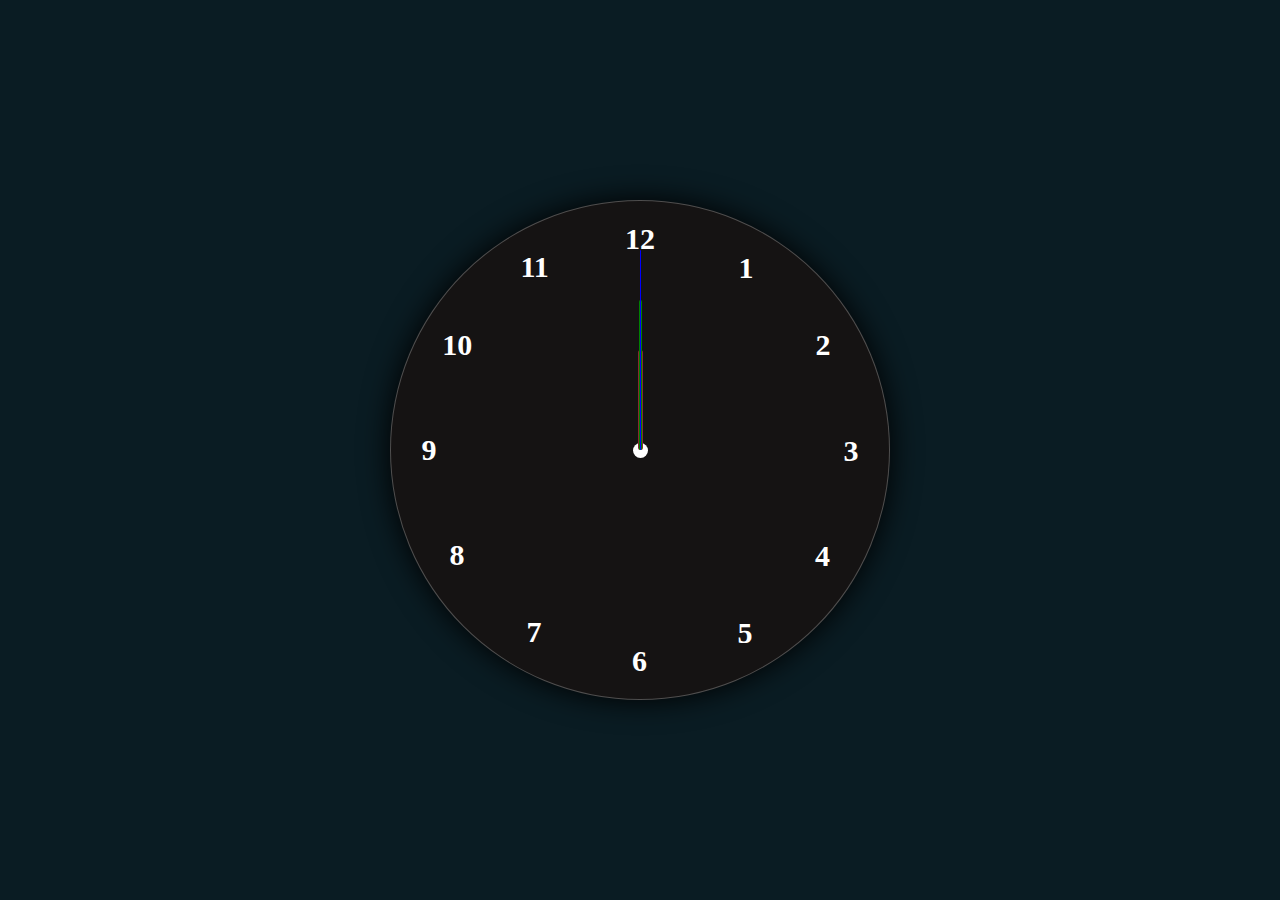
<file: MiniProjects/Analog Clock/index.html>
<!DOCTYPE html>
<html lang="en">
<head>
    <meta charset="UTF-8">
    <meta name="viewport" content="width=device-width, initial-scale=1.0">
    <title>Analog Clock</title>
    <link rel="stylesheet" href="css/style.css">
</head>
<body>

    <div class="mainContainer">
        <div class="clock">

            <div style = "--color:#862c2c;" class="clockHand"><i class="hour"></i></div>
            <div style = "--color:#896464;" class="clockHand"><i class="minute"></i></div>
            <div style = "--color:#fff;" class="clockHand"><i class="second"></i></div>



            <span style="--i:1;"><b>1</b></span>
            <span style="--i:2;"><b>2</b></span>
            <span style="--i:3;"><b>3</b></span>
            <span style="--i:4;"><b>4</b></span>
            <span style="--i:5;"><b>5</b></span>
            <span style="--i:6;"><b>6</b></span>
            <span style="--i:7;"><b>7</b></span>
            <span style="--i:8;"><b>8</b></span>
            <span style="--i:9;"><b>9</b></span>
            <span style="--i:10;"><b>10</b></span>
            <span style="--i:11;"><b>11</b></span>
            <span style="--i:12;"><b>12</b></span>
        </div>
    </div>
</body>
</html>
</file>
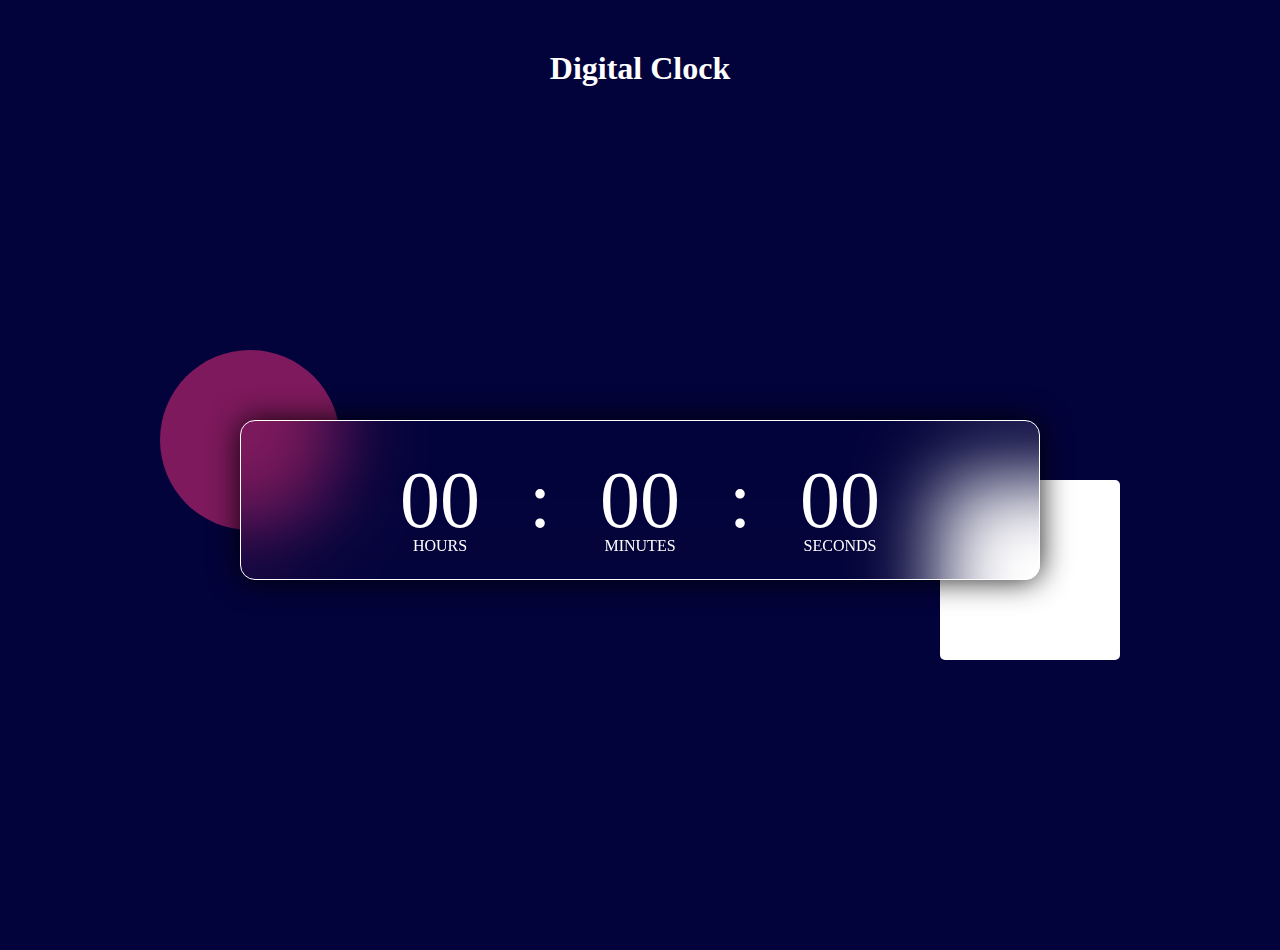
<file: MiniProjects/Digital Clock/index.html>
<!DOCTYPE html>
<html lang="en">
<head>
    <meta charset="UTF-8">
    <meta name="viewport" content="width=device-width, initial-scale=1.0">
    <title>Digital Clock</title>
    <link rel="stylesheet" href="css/style.css">
</head>
<body>

    <h1>Digital Clock</h1>

    <div class="mainContainer">
        <div class="digitalClock">
            <span class="hour">00</span>
            <span>:</span>
            <span class="minute">00</span>
            <span>:</span>
            <span class="second">00</span>
        </div>
    </div>

</body>
</html>
</file>
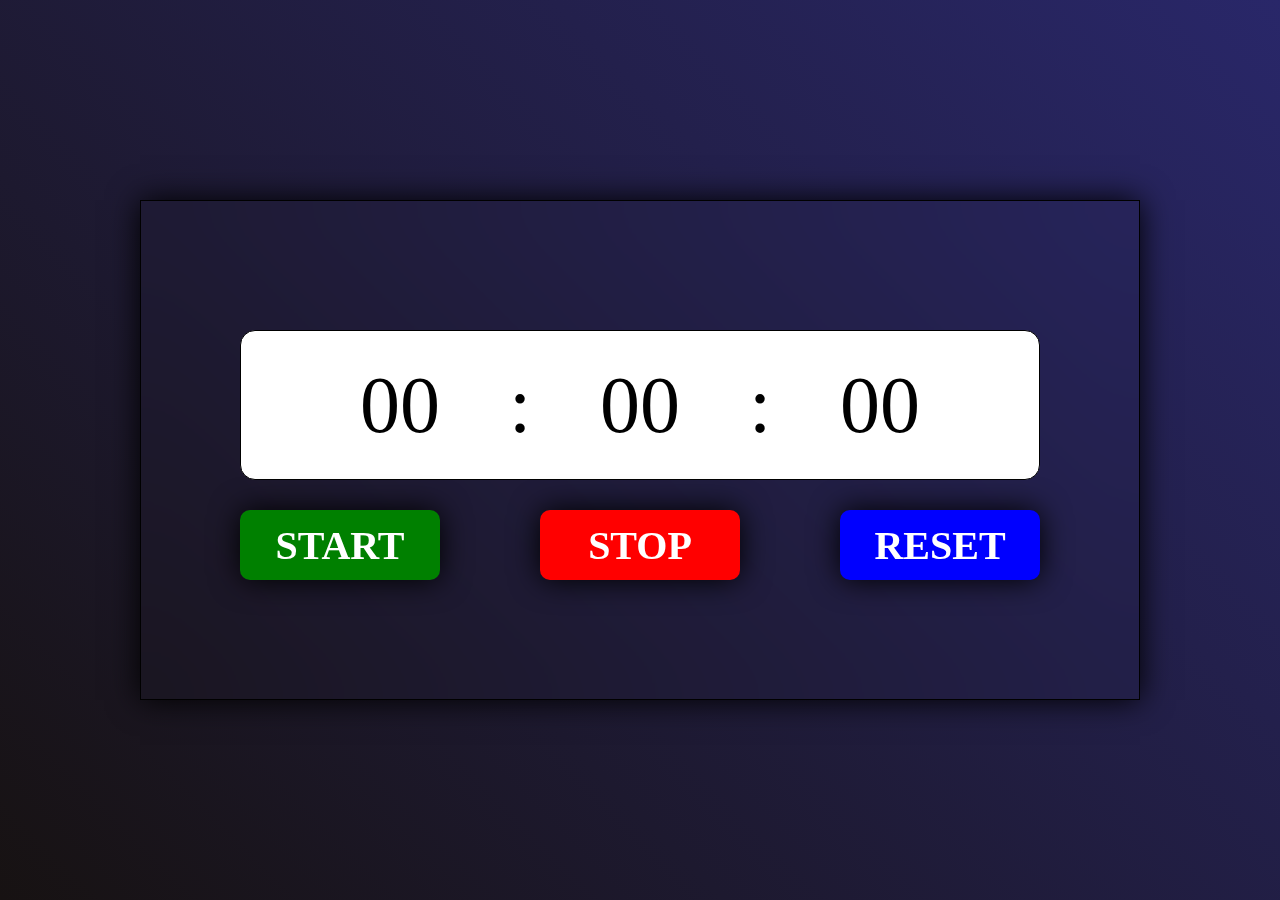
<file: MiniProjects/Stop Watch/index.html>
<!DOCTYPE html>
<html lang="en">
<head>
    <meta charset="UTF-8">
    <meta name="viewport" content="width=device-width, initial-scale=1.0">
    <title>StopWatch</title>
    <link rel="stylesheet" href="css/style.css">
</head>
<body>


    <div class="mainContainer">
        <div class="stopWatch">
            <span><p>00</p></span>
            <span><p>:</p></span>
            <span><p>00</p></span>
            <span><p>:</p></span>
            <span><p>00</p></span>
        </div>

        <div class="stopWatchControlButtons">
            <a href="#"><div class="startButton button">
                <p><b>START</b></p>
            </div></a>

            <a href="#"><div class="stopButton button">
                <p><b>STOP</b></p>
            </div></a>

            <a href="#"><div class="resetButton button">
                <p><b>RESET</b></p>
            </div></a>
        </div>
    </div>
    
</body>
</html>
</file>
<file: MiniProjects/Analog Clock/css/style.css>
*{
    margin: 0;
    padding: 0;
    box-sizing: border-box;
}

body{
    display: flex;
    justify-content: center;
    align-items: center;
    min-height: 100vh;
    background-color: #0a1c23;
    color: white;
}

.mainContainer{
    position: relative;

}

.clock{
    display: flex;
    justify-content: center;
    align-items: center;
    height: 500px;
    width: 500px;
    /* border: 1px solid white; */
    border-radius: 50%;
    background-color:#151313;
    border: 1px solid rgba(255, 255, 255, 0.25);
    box-shadow: 0px 0px 30px rgba(0, 0, 0, 1);
    
}

.clock span{
    position: absolute;
    transform: rotate(calc(30deg * var(--i)));
    inset: 12px;
    text-align: center;
    font-size: 30px;
}

.clock span b{
    transform: rotate(calc(-30deg * var(--i)));
    display: inline-block;
    padding: 10px;
}

.clock::before{
    content: "";
    position: absolute;
    width: 15px;
    height: 15px;
    border-radius: 50%;
    background-color: #fff;

}

.clockHand{
    display: flex;
    justify-content: center;
    align-items: flex-end;
    position: relative;

}

.clockHand .hour{
    position: absolute;
    height: 100px;
    width: 5px;
    background-color: var(--color);
    border-radius: 10px;
}

.clockHand .minute{
    position: absolute;
    height: 150px;
    width: 3px;
    /* transform: rotate(calc(30deg)); */
    background-color:green;
    border-radius: 10px;
}

.clockHand .second{
    position: absolute;
    height: 200px;
    width: 1px;
    background-color: blue;
    border-radius: 10px;
}
</file>
<file: MiniProjects/Digital Clock/css/style.css>
*{
    margin: 0;
    padding: 0;
    box-sizing: border-box;
}

body{
    width: 100%;
    min-height: 100vh;
    /* background:linear-gradient(45deg , #745685, #197d41); */
    background-color: rgb(3, 3, 59);
    color: #fff;
    position: relative;
}
h1{
    display: flex;
    justify-content: center;
    align-items: center;
    color: #fff;
    margin-top: 50px;
}
.mainContainer{
    width: 800px;
    height: 160px;
    position: absolute;
    top: 50%;
    left: 50%;
    transform: translate(-50%, -50%);
}

.digitalClock{
    width: 100%;
    height: 100%;
    border-radius: 15px;
    display: flex;
    justify-content: center;
    align-items: center;
    backdrop-filter: blur(40px);
    box-shadow: 0px 0px 30px rgba(0, 0, 0, 0.9);
    border: 1px solid white;
}


.mainContainer::before{
    content: '';
    height: 180px;
    width: 180px;
    position: absolute;
    top: -70px;
    left: -80px;
    border-radius: 50%;
    background: #7d195c;
    z-index: -1;
}

.mainContainer::after{
    content: '';
    height: 180px;
    width: 180px;
    position: absolute;
    right: -80px;
    bottom: -80px;
    border-radius: 5px;
    background: #fff;
    z-index: -1;
    
}


.digitalClock span{
    font-size: 80px;
    width: 100px;
    display: inline-block;
    text-align: center;
    position: relative;
}

.digitalClock span::after{
    font-size: 16px;
    position: absolute;
    bottom: -10%;
    left: 50%;
    transform: translateX(-50%);
}

.hour::after{
    content: "HOURS";
}

.minute::after{
    content: "MINUTES";
}

.second::after{
    content: "SECONDS";
}
</file>
<file: MiniProjects/Stop Watch/css/style.css>
*{
    margin: 0;
    padding: 0;
    box-sizing: border-box;
}

body{
    width: 100%;
    height: 100vh;
    display: flex;
    justify-content: center;
    align-items: center;
    background: linear-gradient(45deg, #171212 , #292769 );
}

.mainContainer{
    height: 500px;
    width: 1000px;
    border: 1px solid;
    text-align: center;
    justify-content: center;
    display: flex;
    flex-direction: column;
    align-items: center;
    position: relative;
    backdrop-filter: blur(40px);
    /* background: #252525; */
    box-shadow: 0px 0px 30px rgba(0, 0, 0, 1);
}

/* .mainContainer::before{
    content: "";
    position: absolute;
    bottom: -80px;
    left: -80px;
    background-color: rgb(234, 0, 255);
    height: 150px;
    width: 150px;
    border-radius: 50%;
    z-index: -1;
}

.mainContainer::after{
    content: "";
    position: absolute;
    top: -80px;
    right: -80px;
    background-color: rgb(79, 79, 54);
    height: 150px;
    width: 150px;
    border-radius: 50%;
    z-index: -1;
} */


.stopWatch{
width: 800px;
height: 150px;
border: 1px solid;
display: flex;
justify-content:center;
gap: 20px;
background: #fff;
align-items: center;
border-radius: 15px;
}

.stopWatchControlButtons{
    width: 800px;
    height: 50px;
    margin-top: 40px;
    display: flex;
    justify-content:space-between;
    align-items: center;
}
.stopWatchControlButtons a{
    text-decoration: none;
    color: #fff;
    font-style: bold;
}

.stopWatch span{
    font-size: 80px;
    width: 100px;
    display: inline-block;
    text-align: center;
    position: relative;
}

.button{
    width: 200px;
    height: 70px;
    display: flex;
    border-radius: 10px;
    justify-content: center;
    align-items: center;
    /* border: 1px solid white; */
    font-size: 40px;
    box-shadow:0px 0px 30px rgba(0, 0, 0, 1);
}

.startButton{
background-color: green;
}

.stopButton{
background-color: red;
}

.resetButton{
background-color: blue;
}
</file>
